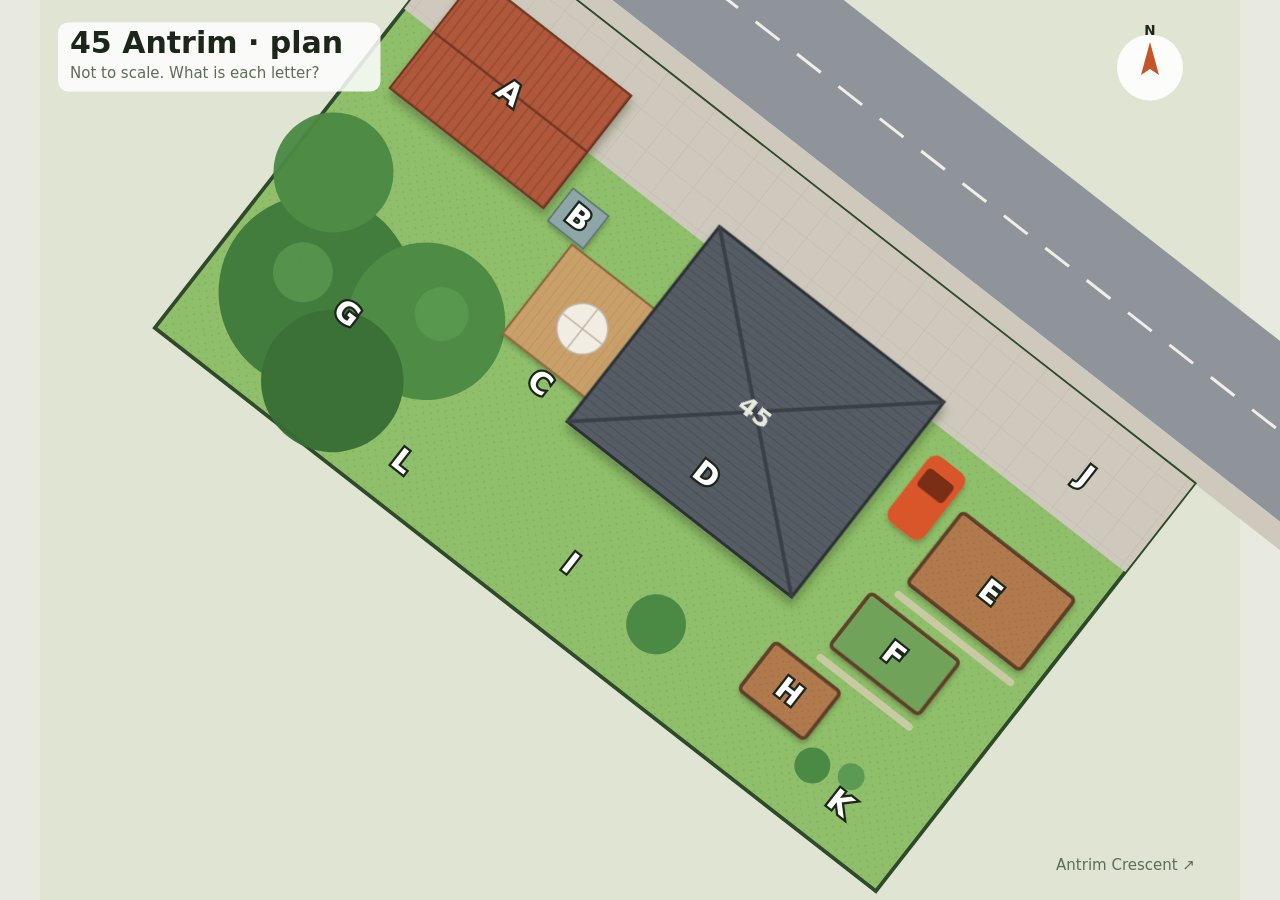
<file: plan-draft.html>
<!doctype html><meta charset="utf-8"><title>Antrim plan</title>
<style>html,body{margin:0;background:#e9eadf;height:100%}svg{display:block;width:100vw;height:100vh}</style>
<svg viewBox="0 0 1600 1200" xmlns="http://www.w3.org/2000/svg" font-family="ui-sans-serif,system-ui,sans-serif">
<defs>
  <pattern id="grass" width="14" height="14" patternUnits="userSpaceOnUse"><rect width="14" height="14" fill="#8fbf6a"/><circle cx="4" cy="5" r="1.2" fill="#7fae5c"/><circle cx="10" cy="11" r="1.2" fill="#7fae5c"/></pattern>
  <pattern id="soil" width="12" height="12" patternUnits="userSpaceOnUse"><rect width="12" height="12" fill="#b07a4e"/><circle cx="3" cy="4" r="1.1" fill="#9a6640"/><circle cx="9" cy="9" r="1.1" fill="#9a6640"/></pattern>
  <pattern id="concrete" width="40" height="40" patternUnits="userSpaceOnUse"><rect width="40" height="40" fill="#cfc9bd"/><path d="M0 0H40M0 0V40" stroke="#bfb8aa" stroke-width="1.5"/></pattern>
  <pattern id="roofA" width="18" height="10" patternUnits="userSpaceOnUse"><rect width="18" height="10" fill="#555b63"/><path d="M0 10H18" stroke="#474c53" stroke-width="2"/></pattern>
  <pattern id="roofB" width="12" height="12" patternUnits="userSpaceOnUse"><rect width="12" height="12" fill="#b0583a"/><path d="M6 0V12" stroke="#974a30" stroke-width="2"/></pattern>
  <pattern id="deck" width="10" height="10" patternUnits="userSpaceOnUse"><rect width="10" height="10" fill="#c9a06a"/><path d="M0 0V10" stroke="#b58c58" stroke-width="1.5"/></pattern>
  <filter id="sh" x="-10%" y="-10%" width="130%" height="130%"><feDropShadow dx="6" dy="8" stdDeviation="6" flood-color="#2b3a22" flood-opacity=".35"/></filter>
  <filter id="shs" x="-10%" y="-10%" width="130%" height="130%"><feDropShadow dx="3" dy="4" stdDeviation="3" flood-color="#2b3a22" flood-opacity=".3"/></filter>
</defs>
<!-- street side (north-east), road along the top-right in the photo; whole lot rotated to match the satellite view -->
<rect width="1600" height="1200" fill="#dfe4d3"/>
<g transform="rotate(38 800 600)">
  <!-- road -->
  <rect x="-200" y="-40" width="2000" height="190" fill="#8f949a"/>
  <path d="M-200 55H1800" stroke="#f0eee6" stroke-width="4" stroke-dasharray="40 30"/>
  <rect x="-200" y="150" width="2000" height="30" fill="#cfc9bd"/>
  <!-- lot -->
  <rect x="190" y="180" width="1220" height="690" fill="url(#grass)" stroke="#2f4a2a" stroke-width="5"/>
  <!-- driveway + courtyard concrete -->
  <path d="M190 180H1410V330H1070V560H940V330H190Z" fill="url(#concrete)"/>
  <!-- back-yard big trees (G) -->
  <g opacity=".95">
    <circle cx="330" cy="700" r="130" fill="#3f7a3b"/><circle cx="470" cy="640" r="105" fill="#4b8a44"/><circle cx="420" cy="780" r="95" fill="#376d34"/><circle cx="250" cy="560" r="80" fill="#4b8a44"/>
    <circle cx="300" cy="690" r="40" fill="#5b9a52" opacity=".7"/><circle cx="480" cy="620" r="36" fill="#5b9a52" opacity=".7"/>
  </g>
  <!-- garage (A) -->
  <g filter="url(#sh)"><rect x="240" y="235" width="260" height="190" fill="url(#roofB)" stroke="#6e3521" stroke-width="3"/><path d="M240 330H500" stroke="#6e3521" stroke-width="3"/></g>
  <!-- small shed (B) -->
  <g filter="url(#shs)"><rect x="515" y="380" width="60" height="55" fill="#8fa6a8" stroke="#5a6f70" stroke-width="2"/></g>
  <!-- deck (C) with umbrella -->
  <g filter="url(#shs)"><rect x="560" y="440" width="150" height="150" fill="url(#deck)" stroke="#8a6a3c" stroke-width="3"/><circle cx="640" cy="520" r="34" fill="#f1ede3" stroke="#bfb6a5" stroke-width="2"/><path d="M640 486V554M606 520H674" stroke="#bfb6a5" stroke-width="2"/></g>
  <!-- house (D) -->
  <g filter="url(#sh)"><rect x="700" y="300" width="380" height="330" fill="url(#roofA)" stroke="#2c3036" stroke-width="4"/><path d="M700 300L890 465L1080 300M700 630L890 465L1080 630" stroke="#3a4047" stroke-width="5" fill="none"/><text x="890" y="478" text-anchor="middle" font-size="34" font-weight="700" fill="#e9eadf">45</text></g>
  <!-- car -->
  <g filter="url(#shs)"><rect x="1110" y="360" width="60" height="110" rx="14" fill="#d9572b"/><rect x="1118" y="380" width="44" height="30" rx="6" fill="#7a2f17"/></g>
  <!-- raised beds (E, F, H) -->
  <g filter="url(#shs)">
    <rect x="1190" y="400" width="190" height="120" rx="6" fill="url(#soil)" stroke="#5e4028" stroke-width="5"/>
    <rect x="1160" y="560" width="150" height="90" rx="6" fill="#6fa25a" stroke="#5e4028" stroke-width="5"/>
    <rect x="1100" y="690" width="110" height="80" rx="6" fill="url(#soil)" stroke="#5e4028" stroke-width="5"/>
  </g>
  <!-- paths between beds -->
  <path d="M1190 540H1380M1160 670H1310" stroke="#d8cdb3" stroke-width="10" stroke-linecap="round" opacity=".8"/>
  <!-- small shrubs near beds -->
  <circle cx="1240" cy="790" r="24" fill="#4b8a44"/><circle cx="1290" cy="770" r="18" fill="#5b9a52"/><circle cx="960" cy="770" r="40" fill="#4b8a44"/>
  <!-- lawn areas labels later; letters -->
  <g font-size="40" font-weight="800" fill="#fff" stroke="#1c261b" stroke-width="6" paint-order="stroke" text-anchor="middle">
    <text x="370" y="345">A</text><text x="545" y="420">B</text><text x="640" y="625">C</text><text x="890" y="585">D</text>
    <text x="1285" y="475">E</text><text x="1235" y="620">F</text><text x="1155" y="745">H</text>
    <text x="380" y="710">G</text><text x="820" y="790">I</text><text x="1290" y="275">J</text><text x="1300" y="820">K</text><text x="560" y="820">L</text>
  </g>
</g>
<!-- compass + title -->
<g transform="translate(1480 90)"><circle r="44" fill="#fff" opacity=".9"/><path d="M0 -34L12 10L0 2L-12 10Z" fill="#c4552b"/><text y="-44" text-anchor="middle" font-size="18" font-weight="700" fill="#1c261b">N</text></g>
<rect x="24" y="30" width="430" height="92" rx="14" fill="#fff" opacity=".85"/><text x="40" y="70" font-size="40" font-weight="800" fill="#1c261b">45 Antrim · plan</text>
<text x="40" y="104" font-size="20" fill="#5f6b5c">Not to scale. What is each letter?</text>
<text x="1540" y="1160" text-anchor="end" font-size="20" fill="#5f6b5c">Antrim Crescent ↗</text>
</svg>
</file>
